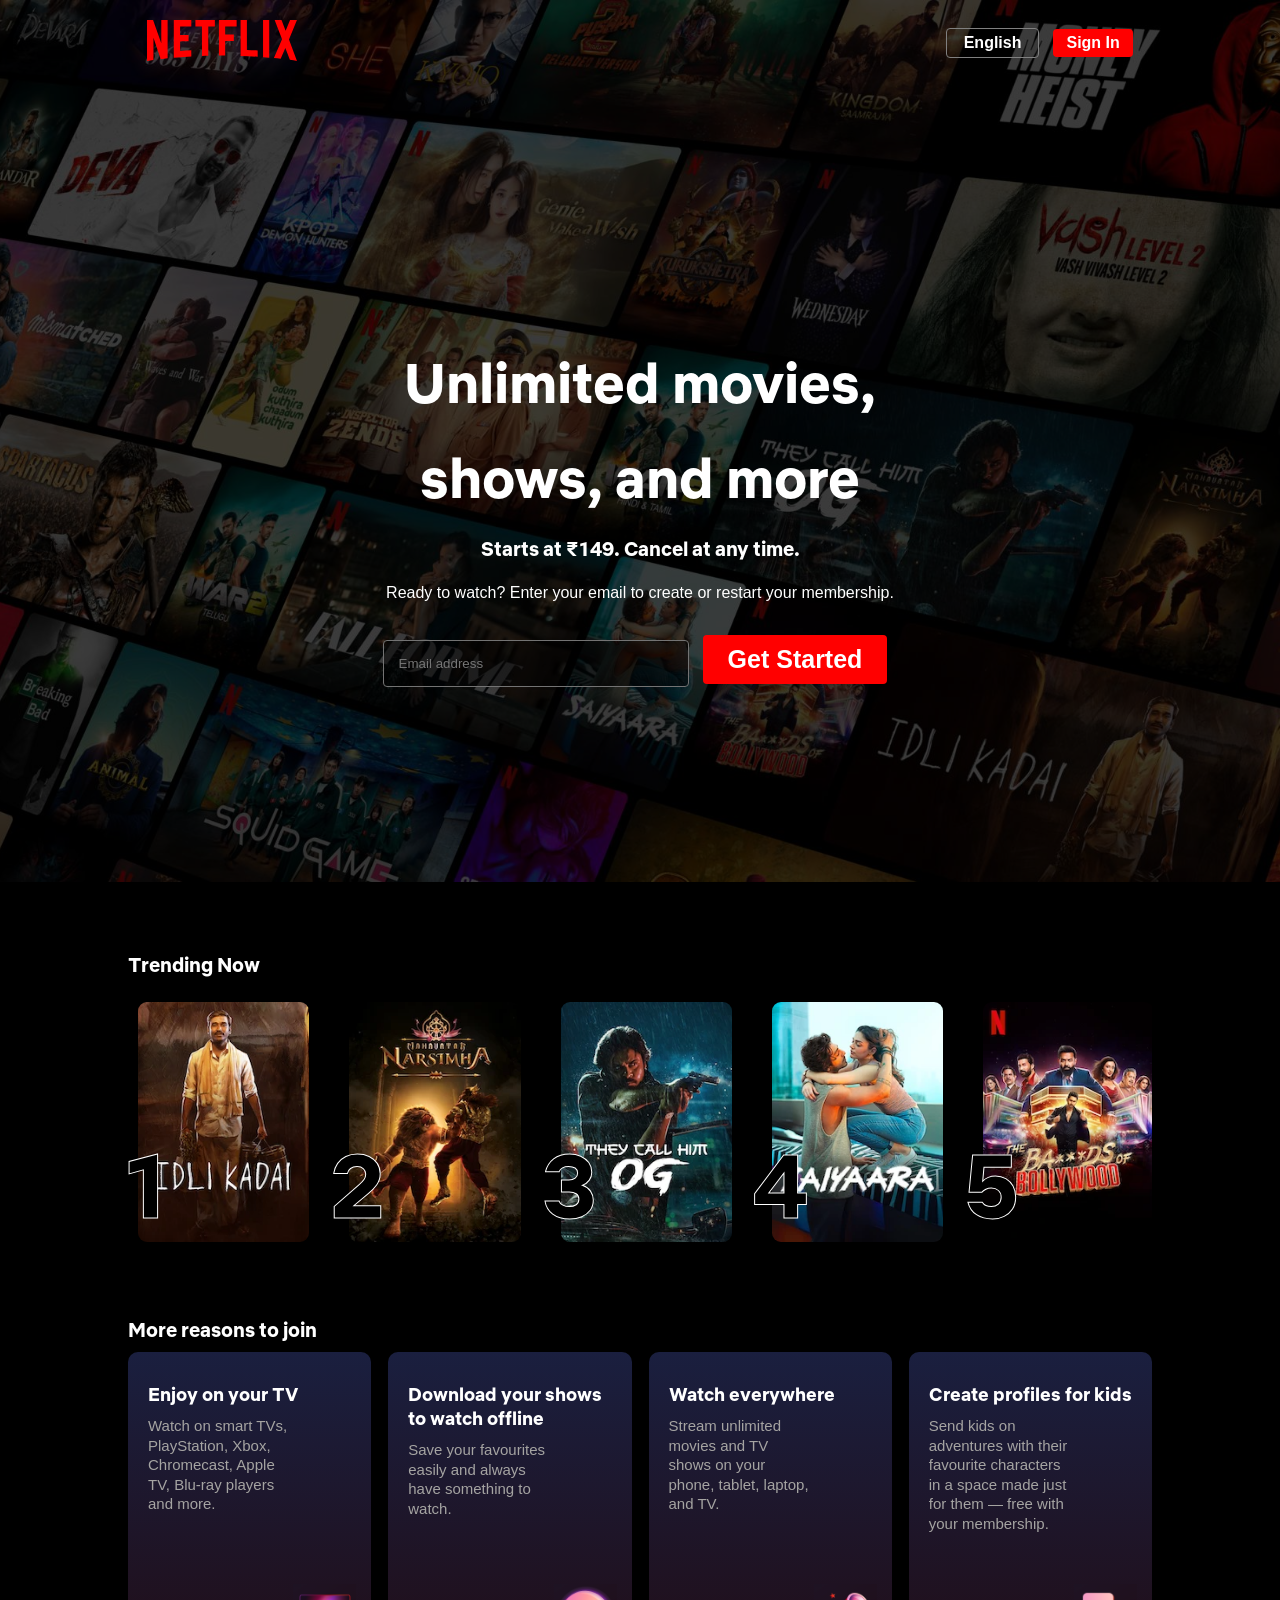
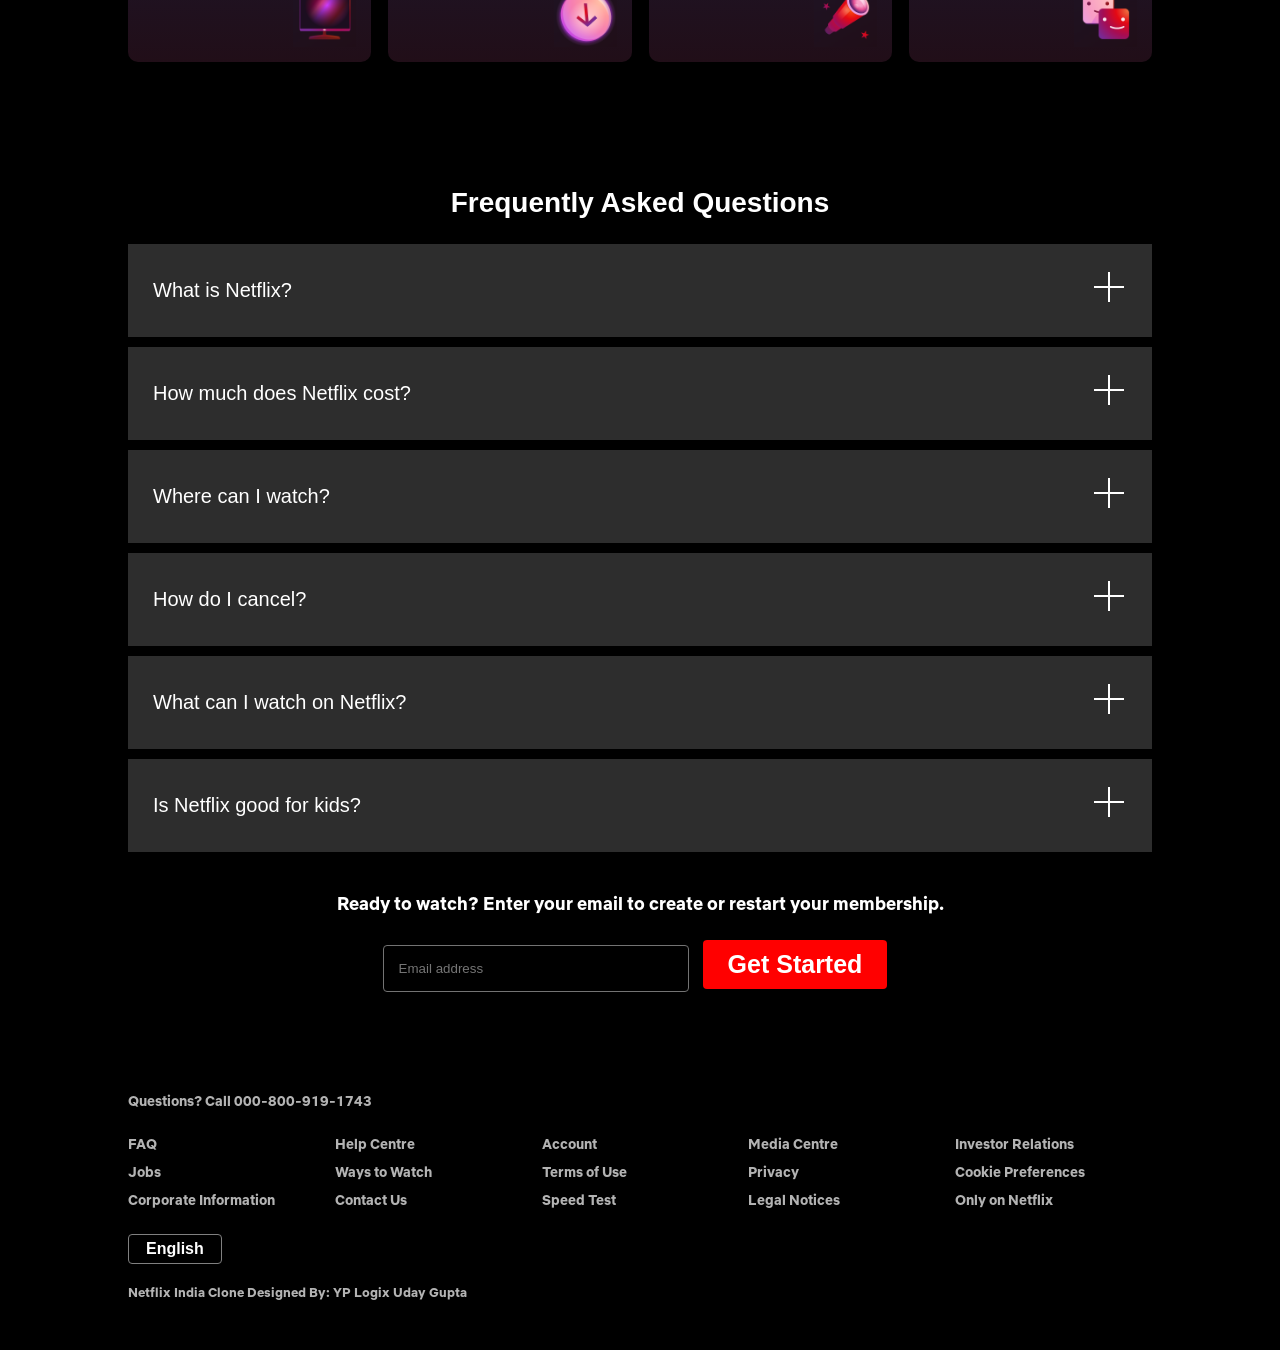
<file: index.html>
<!DOCTYPE html>
<html lang="en">

<head>
    <meta charset="UTF-8">
    <meta name="viewport" content="width=device-width, initial-scale=1.0">
    <title>NETFLIX Clone</title>
    <link rel="stylesheet" href="style.css">
</head>

<body>

    <div class="main">
        <nav>
            <span><img width="150px" src="assets/images/logo.svg" alt="logo">
            </span>
            <div class="nav-buttons">
                <button class="btn btn-eng">English</button>
                <button class="btn btn-si">Sign In</button>
            </div>

        </nav>
        <div class="main-box"></div>
        <div class="hero">
            <span>Unlimited movies, </span>
            <span>shows, and more</span>
            <span>Starts at ₹149. Cancel at any time.
            </span>
            <span> Ready to watch? Enter your email to create or restart your membership.</span>
            <div>
                <input type="text" class="fill-email" placeholder="Email address">
                <button class="btn btn-gs">Get Started</button>
            </div>

        </div>

    </div>

    <!-- <div class="separator"></div> -->

    <section class="slider-section">
        <div class="sectiontitle">Trending Now
        </div>
        <div class="slider">
            <div class="card"><img src="assets/images/poster 1.webp" alt="">
                <div class="number">1</div>
            </div>


            <div class="card"><img src="assets/images/poster 2.webp" alt="">
                <div class="number">2</div>
            </div>


            <div class="card"><img src="assets/images/poster 3.webp" alt="">
                <div class="number">3</div>
            </div>


            <div class="card"><img src="assets/images/poster 4.webp" alt="">
                <div class="number">4</div>
            </div>


            <div class="card"><img src="assets/images/poster 5.webp" alt="">
                <div class="number">5</div>
            </div>


            <div class="card"><img src="assets/images/poster 6.webp" alt="">
                <div class="number">6</div>
            </div>


            <div class="card"><img src="assets/images/poster 7.webp" alt="">
                <div class="number">7</div>


            </div>


            <div class="card"><img src="assets/images/poster 8.webp" alt="">
                <div class="number">8</div>
            </div>


            <div class="card"><img src="assets/images/poster 9.webp" alt="">
                <div class="number">9</div>
            </div>


            <div class="card"><img src="assets/images/poster 10.webp" alt="">
                <div class="number">10</div>
            </div>
        </div>
    </section>
    <section class="reason-section">
        <div class="reason-section-title">More reasons to join
        </div>
        <div class="reason-cards">
            <div class="reason-card">
                <h3>Enjoy on your TV</h3>
                <p>Watch on smart TVs, PlayStation, Xbox, Chromecast, Apple TV, Blu-ray players and more.</p>
                <img src="assets/images/tv icon.png" alt="" height="63px">
            </div>
            <div class="reason-card">
                <h3>Download your shows to watch offline</h3>
                <p>Save your favourites easily and always have something to watch.</p>
                <img src="assets/images/download icon.png " alt="" height="63px">
            </div>
            <div class="reason-card">
                <h3>Watch everywhere</h3>
                <p>Stream unlimited movies and TV shows on your phone, tablet, laptop, and TV.</p>
                <img src="assets/images/watch icon.png " alt="" height="63px">
            </div>
            <div class="reason-card">
                <h3>Create profiles for kids</h3>
                <p>Send kids on adventures with their favourite characters in a space made just for them — free with
                    your membership.</p>
                <img src="assets/images/profiles icon.png" alt="" height="63px">
            </div>
        </div>
    </section>

<!-- <div class="faq-section">
    <div class="faq-section-title">Frequently Asked Questions</div>
<div class="questionbox">
    <span>
        What is Netflix?
<img height="25px" src="assets/images/plus.svg" alt="">
    </span>

</div>
</div> -->
<!-- FAQ Section -->
<section class="faq-section">
    <div class="faq-section-title">Frequently Asked Questions</div>

    <div class="faq-box">
        <div class="faq-item">
            <div class="faq-question">
                What is Netflix?
                <span class="plus"><img src="assets/images/plus.svg" alt=""></span>
            </div>
            <div class="faq-answer">
                Netflix is a streaming service that offers a wide variety of award-winning TV shows, movies,
                anime, documentaries, and more on thousands of internet-connected devices.
            </div>
        </div>

        <div class="faq-item">
            <div class="faq-question">
                How much does Netflix cost?
                <span class="plus"><img src="assets/images/plus.svg" alt=""></span>
            </div>
            <div class="faq-answer">
                Watch Netflix on your smartphone, tablet, Smart TV, laptop, or streaming device, all for one
                fixed monthly fee. Plans range from ₹149 to ₹649 a month.
            </div>
        </div>

        <div class="faq-item">
            <div class="faq-question">
                Where can I watch?
                <span class="plus"><img src="assets/images/plus.svg" alt=""></span>
            </div>
            <div class="faq-answer">
                Watch anywhere, anytime. Sign in with your Netflix account to watch instantly on the web at
                netflix.com or on any internet-connected device that offers the Netflix app.
            </div>
        </div>

        <div class="faq-item">
            <div class="faq-question">
                How do I cancel?
                <span class="plus"><img src="assets/images/plus.svg" alt=""></span>
            </div>
            <div class="faq-answer">
                Netflix is flexible. There are no annoying contracts and no commitments. You can easily cancel
                your account online in two clicks.
            </div>
        </div>

        <div class="faq-item">
            <div class="faq-question">
                What can I watch on Netflix?
                <span class="plus"><img src="assets/images/plus.svg" alt=""></span>
            </div>
            <div class="faq-answer">
                Netflix has an extensive library of feature films, documentaries, TV shows, anime, and more.
                Watch as much as you want, anytime you want.
            </div>
        </div>

        <div class="faq-item">
            <div class="faq-question">
                Is Netflix good for kids?
                <span class="plus"><img src="assets/images/plus.svg" alt=""></span>
            </div>
            <div class="faq-answer">
                The Netflix Kids experience is included in your membership to give parents control while kids
                enjoy family-friendly TV shows and films.
            </div>
        </div>
    </div>

    <div class="faq-email">
        <p>Ready to watch? Enter your email to create or restart your membership.</p>
        <div class="faq-input">
            <input type="text" class="fill-email" placeholder="Email address">
            <button class="btn btn-gs">Get Started</button>
        </div>
    </div>
</section>

<!-- Footer -->
<footer class="footer">
    <p>Questions? Call <a href="#">000-800-919-1743</a></p>
    <div class="footer-links">
        <a href="#">FAQ</a>
        <a href="#">Help Centre</a>
        <a href="#">Account</a>
        <a href="#">Media Centre</a>
        <a href="#">Investor Relations</a>
        <a href="#">Jobs</a>
        <a href="#">Ways to Watch</a>
        <a href="#">Terms of Use</a>
        <a href="#">Privacy</a>
        <a href="#">Cookie Preferences</a>
        <a href="#">Corporate Information</a>
        <a href="#">Contact Us</a>
        <a href="#">Speed Test</a>
        <a href="#">Legal Notices</a>
        <a href="#">Only on Netflix</a>
    </div>
    <div class="language-select">
        <button class="btn-eng">English</button>
    </div>
    <p class="netflix-india">Netflix India Clone Designed By: YP Logix Uday Gupta</p>
</footer>

</body>


</html>
</file>
<file: style.css>
* {
    margin: 0;
    padding: 0;

}

@font-face {
    font-family: 'NetflixFont';
    src: url('assets/images/NetflixSans-Bold.otf') format('woff2'),
        url('assets/images/NetflixSans-Bold.otf') format('woff');
    font-weight: normal;
    font-style: normal;
}
body{
    font-family: 'NetflixFont', sans-serif;
    background-color: black;
}
.main {
    background-image: url(assets/images/main_background.jpg);
    height: 98vh;
    position: relative;
 background-size: cover ;     /* max(1200px, 100vw) */
    background-position: center center;
    background-repeat: no-repeat;
}

.main-box {
    height: 98vh;
    width: 100%;
    background-color: black;
    opacity: 0.69;
    position: absolute;
    top: 0;
}

nav {
    padding: 10px;
    display: flex;
    max-width: 77vw;
    height: 65px;
    margin: auto;
    align-items: center;
    justify-content: space-between;
}

nav img{
    color: red;
    position: relative;
    z-index: 10;
}
nav button{
     position: relative;
    z-index: 10;
}
.hero {
    height: 100%;
    display: flex;
    justify-content: center;
    align-items: center;
   color: white;
    font-family: 'NetflixFont', sans-serif;
    flex-direction: column;
    position: relative;
    text-align: center;
    gap: 23px;
    padding:  0 30px;
}
/* .hero>:nth-child(1)  this thing > is used to indicate immediate first child of a parent wihtin the tag */
.hero>:nth-child(1) {
    font-size: 56px;
    font-weight: 900;
}
.hero>:nth-child(2) {
    font-size: 56px;
    font-weight: 900;
}
.hero> :nth-child(3) {
    gap: 24px;
    font-size: 20px;
    font-weight: 400;
}
.hero> :nth-child(4) {
    font-size: 16px;
   font-family: Arial, Helvetica, sans-serif;
}

.separator {
    height: 5px;
    background-color: rgb(29, 29, 29);
    position: relative;
    z-index: 20; /* Ensures it is on top of the main background */
}
.btn{
    padding: 3px 8px;
    font-weight: bold;
    background-color: white;
    border: none;
}
.btn-gs{
    background-color: red;
    padding:  10px 25px;
    color: white;
    font-size: 25px;
    margin: 10px;
    border-radius: 4px;
}
.btn-si{
    background-color: red;
    color: white;
    font-size: 16px;
    font-weight: bold;
    padding: 5px 13px;
    border-radius: 4px;
}
.btn-eng{
     color: white;
    font-size: 16px;
    font-weight: bold;
    padding: 5px 17px;
    border-radius: 4px;
    background: transparent;
    border: 1px solid gray;
    margin-right: 10px;
}
.fill-email{
    
    background: rgba(0, 0, 0, 0.5);
    border: 1px solid #737373;
    border-radius: 4px;
    color: white;
     padding:  15px 120px 15px 15px;
     margin-bottom: 20px;
}
.slider-section{
    margin-top: 20px;
   
    width: 80vw;
   
    margin: auto;
    margin-top: 50px;
    position: relative;
}
.sectiontitle{
    font-size: 20px;
    color: white;

top: 20px;
position: relative;
}
.slider{
    margin-top: 30px;
  display: flex;
  gap: 20px;
  overflow-x: auto;
}
.slider::-webkit-scrollbar{
    display: none;
}
.card{
    position: relative;
    flex: 0 0 auto;
    height: 240px;
    scroll-snap-align: start;
    overflow: visible;
    padding: 15px 10px;
    transition: transform 0.3s ease;

}
.card:hover{
    transform: scale(1.1);
    z-index: 10;
    }
.card img{
    width: 100%;
    height: 100%;
    object-fit: cover;
    display: block;
    border-radius: 9px;

}
.number{
    position: absolute;
    bottom: 15px;
    left: -9px;
   font-size: 90px;
   font-weight: bold;
    color: black;
    -webkit-text-stroke: 1px white;
}
.reason-section{
    margin-top: 20px;
   
    width: 80vw;
   height: 400px;
   overflow: hidden;
    margin: auto;
    margin-top: 50px;
    position: relative;
   
}
.reason-section-title{
    font-size: 20px;
    color: white;

top: 10px;
position: relative;
}
.reason-cards{
    margin-top: 20px;
    display: flex;
    gap: 17px;
    height: 280px;
    width: 80vw;
  
}




.reason-card {
    position: relative; /* keep relative for icon placement */
    background: linear-gradient(180deg, #1a1f3f 0%, #210e18 100%);
    color: white;
    border: none;
    border-radius: 10px;
    height: 250px;
    width: 18vw;
    padding: 30px 20px;
    display: flex;
    flex-direction: column; /* stack heading + paragraph naturally */
}

.reason-card h3 {
    color: white;
    font-family: 'NetflixFont', sans-serif;
    margin-bottom: 10px;
}

.reason-card p {
    font-family: Arial, Helvetica, sans-serif;
    color: rgb(165, 164, 162);
    font-size: 15px;
    line-height: 1.3;
    padding-right: 60px; /* space for icon so text doesn’t overlap */
}

.reason-card img {
    position: absolute;
    bottom: 15px;
    right: 15px;
    height: 63px;
}
/* FAQ Section Styling */
.faq-section {
    width: 80vw;
    margin: 80px auto;
    color: white;
    text-align: center;
}

.faq-section-title {
    font-size: 28px;
    font-weight: bold;
    margin-bottom: 25px;
    font-family: 'Lucida Sans', 'Lucida Sans Regular', 'Lucida Grande', 'Lucida Sans Unicode', Geneva, Verdana, sans-serif;
}

.faq-box {
    display: flex;
    flex-direction: column;
    gap: 10px;
}

.faq-item {
    background-color: #2d2d2d;
   
    overflow: hidden;
    text-align: left;
}

.faq-question {
    padding: 25px;
    font-size: 20px;
    display: flex;
    justify-content: space-between;
    align-items: center;
    cursor: pointer;
    font-family: Arial, Helvetica, sans-serif;
}

.faq-question:hover {
    background-color: #414141;
}

.faq-answer {
    display: none;
    padding: 25px;
    background-color: #2d2d2d;
    border-top: 1px solid black;
    font-size: 18px;
    color: #bdbdbd;
}

.faq-item.active .faq-answer {
    display: block;
}

.plus {
    font-size: 30px;
    font-weight: bold;
}

.faq-email {
    margin-top: 40px;
    text-align: center;
}

.faq-email p {
    font-size: 18px;
    margin-bottom: 15px;
}

/* Footer Section */
.footer {
    width: 80vw;
    margin: 50px auto;
    color: #b3b3b3;
    font-size: 14px;
}

.footer a {
    color: #b3b3b3;
    text-decoration: none;
}

.footer a:hover {
    text-decoration: underline;
}

.footer-links {
    display: grid;
    grid-template-columns: repeat(auto-fit, minmax(180px, 1fr));
    gap: 10px;
    margin: 25px 0;
}

.language-select {
    margin: 20px 0;
}

.netflix-india {
    font-size: 13px;
}

/* Small animation for FAQ */
.faq-item.active .plus {
    transform: rotate(45deg);
    transition: transform 0.3s ease;
}

.faq-question .plus {
    transition: transform 0.3s ease;
}
</file>
